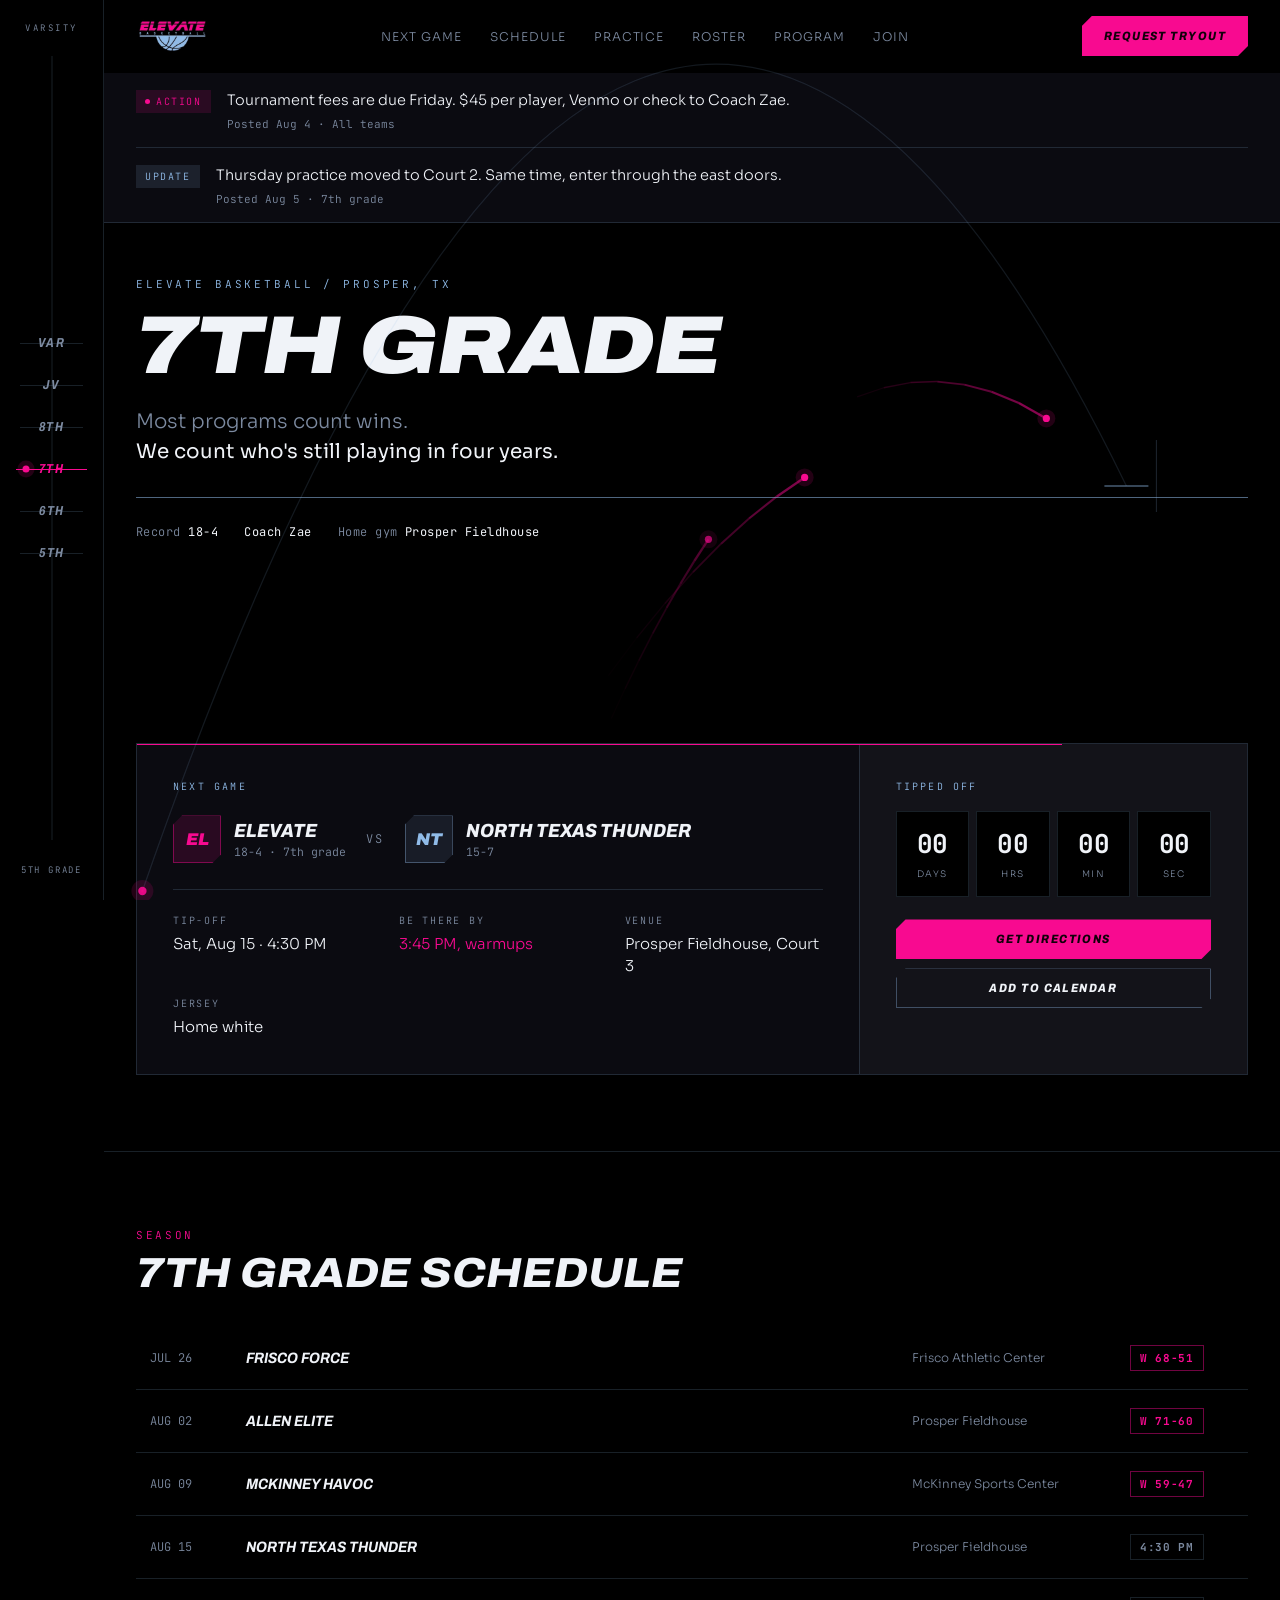
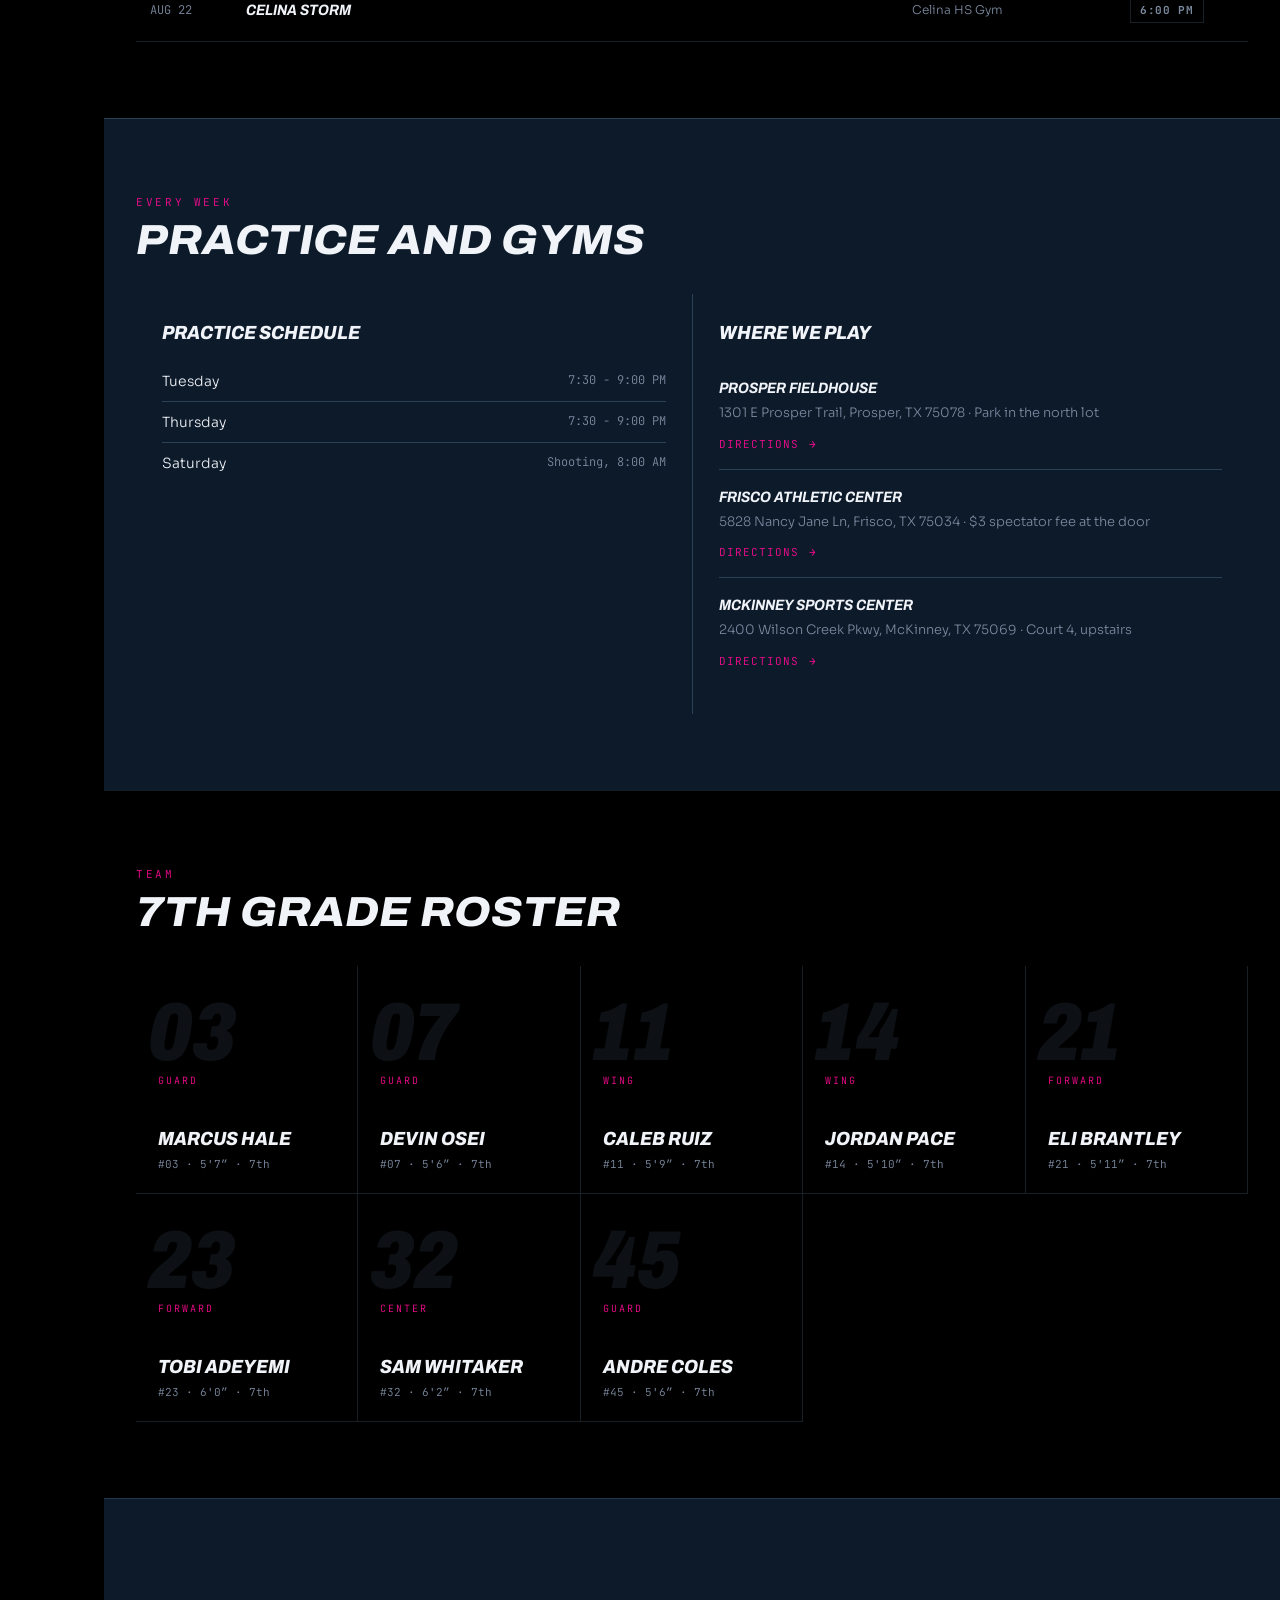
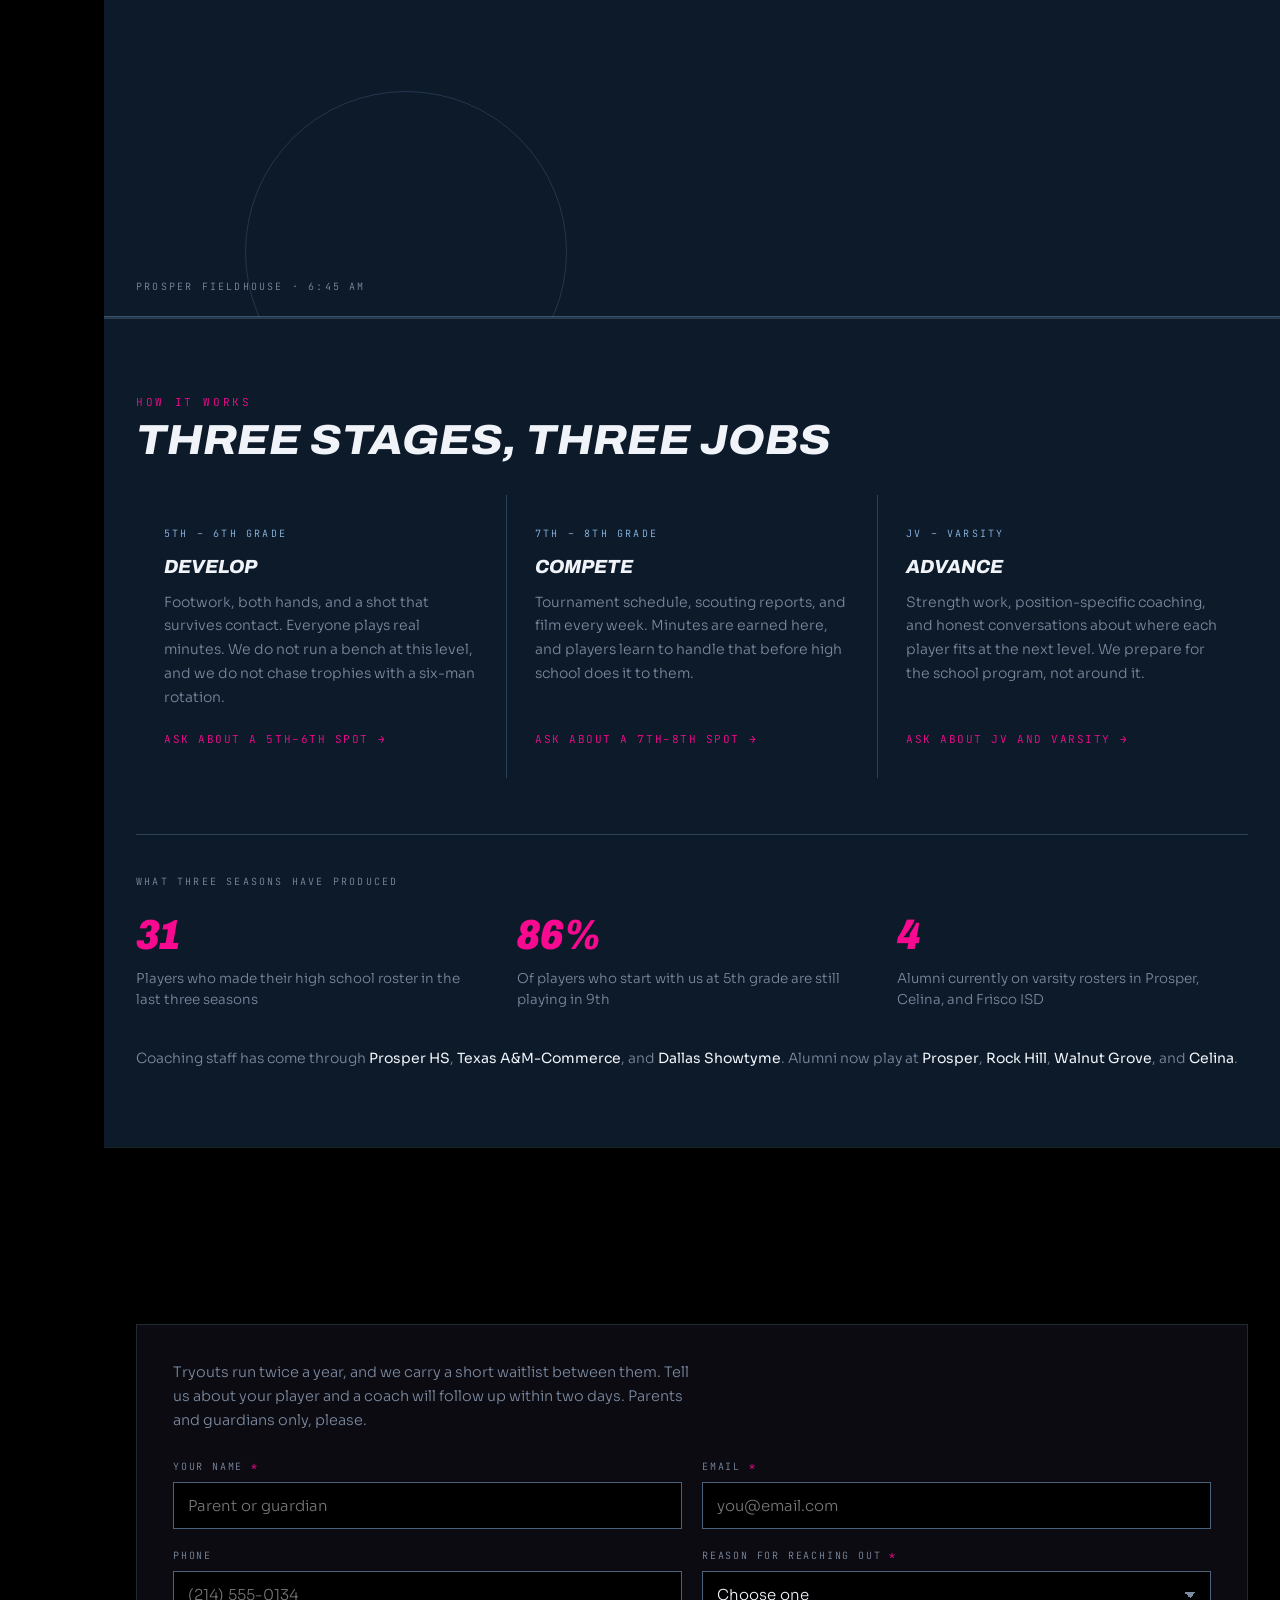
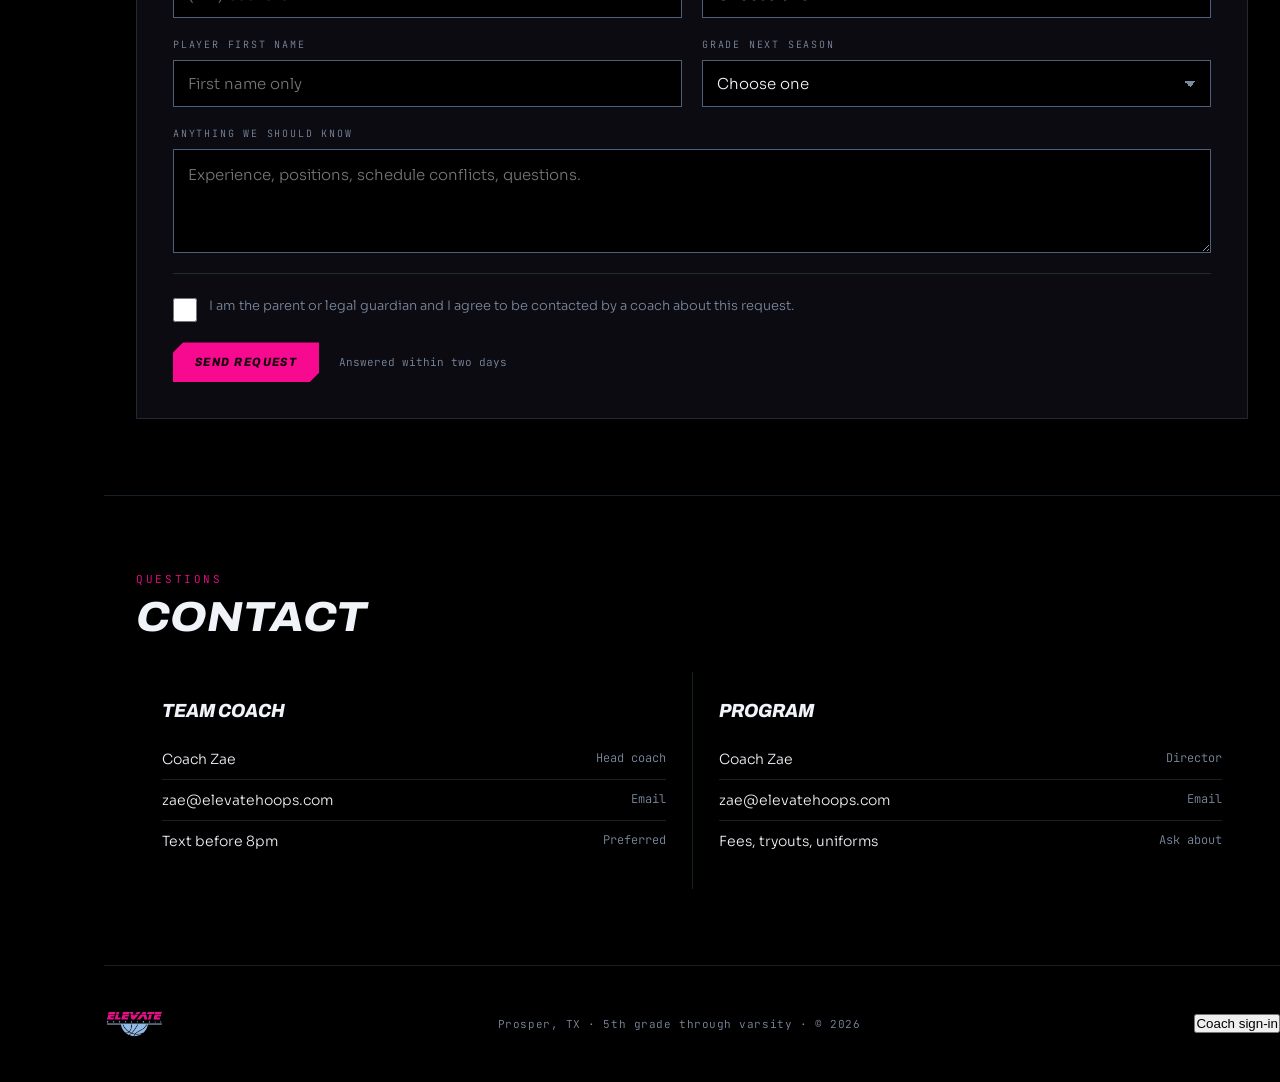
<file: index.html>
<!DOCTYPE html>
<html lang="en">
<head>
<meta charset="utf-8">
<meta name="viewport" content="width=device-width, initial-scale=1">
<title>Elevate Basketball</title>
<meta name="description" content="Elevate Basketball, Prosper TX. Schedules, rosters, practice times and tryout requests for 5th grade through varsity.">
<link rel="icon" href="assets/logo.jpg">
<link rel="preconnect" href="https://fonts.googleapis.com">
<link rel="preconnect" href="https://fonts.gstatic.com" crossorigin>
<link href="https://fonts.googleapis.com/css2?family=Archivo:ital,wdth,wght@0,62..125,300..900;1,62..125,300..900&family=Sora:wght@300;400;600&family=JetBrains+Mono:wght@400;700&display=swap" rel="stylesheet">
<link rel="stylesheet" href="assets/site.css">
<meta name="theme-color" content="#000000">
<meta property="og:type" content="website">
<meta property="og:title" content="Elevate Basketball — Prosper, TX">
<meta property="og:description" content="Schedules, rosters, practice times and tryouts. 5th grade through varsity.">
<meta property="og:image" content="assets/logo.jpg">
<meta name="twitter:card" content="summary">
</head>
<body>

<a class="skip" href="#main">Skip to the schedule</a>
<p id="live" class="sr-only" role="status" aria-live="polite"></p>

<nav class="ladder" aria-label="Choose a team">
  <div class="ladder-cap" id="ladderTop">&nbsp;</div>
  <div class="rungs" id="rungs"><div class="spine"></div><div class="rmark" id="rmark"></div></div>
  <div class="ladder-foot" id="ladderFoot">&nbsp;</div>
</nav>

<div class="wrap" id="wrap">

<nav class="nav" aria-label="Sections">
  <div class="inner nav-in">
    <a href="#top"><img class="logo" src="assets/logo.jpg" width="440" height="207" alt="Elevate Basketball"></a>
    <div class="nav-links">
      <a href="#game">Next game</a>
      <a href="#schedule">Schedule</a>
      <a href="#week">Practice</a>
      <a href="#roster">Roster</a>
      <a href="#program">Program</a>
      <a href="#join">Join</a>
    </div>
    <a href="#join" class="btn">Request tryout</a>
  </div>
</nav>

<div class="mrail" role="group" aria-label="Choose a team"><div class="mrail-in" id="mrungs"></div></div>

<!-- Above-fold content is written out here as well as rendered by JS.
     Shipping it empty and filling it after first paint was the whole of
     the page's layout shift; the seed values are the same ones site.js
     would draw a moment later, so nothing moves. -->
<section class="alerts" id="alerts" aria-label="Announcements">
  <div class="inner" id="alertBody">
    <div class="alert">
      <div class="alert-tag">Action</div>
      <div><p>Tournament fees are due Friday. $45 per player, Venmo or check to Coach Zae.</p><small>Posted Aug 4 · All teams</small></div>
    </div>
    <div class="alert">
      <div class="alert-tag info">Update</div>
      <div><p>Thursday practice moved to Court 2. Same time, enter through the east doors.</p><small>Posted Aug 5 · 7th grade</small></div>
    </div>
  </div>
</section>

<header class="head" id="top">
  <div class="inner">
    <div class="eyebrow" id="eyebrowLine">Elevate Basketball / Prosper, TX</div>
    <h1 class="h1" id="teamTitle">7th grade</h1>
    <p class="claim" id="claim">Most programs count wins.<br><b>We count who's still playing in four years.</b></p>
    <div class="cutline"></div>
    <div class="subline">
      <div>Record <b id="mRec">&mdash;</b></div>
      <div><b id="mCoach">&mdash;</b></div>
      <div>Home gym <b id="mGym">&mdash;</b></div>
    </div>
  </div>
</header>

<main id="main">

<section class="sec" id="game" style="border-top:none;padding-top:0">
  <div class="inner">
    <h2 class="sr-only">Next game</h2>
    <div class="game" id="gameCard">
      <div class="game-l">
        <div class="klabel">Next game</div>
        <div class="vs">
          <div class="team"><div class="crest">EL</div><div><div class="team-n">Elevate</div><div class="team-r" id="gUs">&mdash;</div></div></div>
          <div class="vs-x">VS</div>
          <div class="team"><div class="crest opp" id="oCrest">--</div><div><div class="team-n" id="gOpp">&mdash;</div><div class="team-r" id="gOppR">&mdash;</div></div></div>
        </div>
        <div class="meta">
          <div><div class="meta-k">Tip-off</div><div class="meta-v" id="gTime">&mdash;</div></div>
          <div><div class="meta-k">Be there by</div><div class="meta-v"><em id="gArrive">&mdash;</em></div></div>
          <div><div class="meta-k">Venue</div><div class="meta-v" id="gVenue">&mdash;</div></div>
          <div><div class="meta-k">Jersey</div><div class="meta-v" id="gJersey">&mdash;</div></div>
        </div>
      </div>
      <div class="game-r">
        <div class="klabel" id="countLabel">Tip-off in</div>
        <div class="count" aria-hidden="true">
          <div class="cu"><b id="cd">--</b><span>Days</span></div>
          <div class="cu"><b id="ch">--</b><span>Hrs</span></div>
          <div class="cu"><b id="cm">--</b><span>Min</span></div>
          <div class="cu"><b id="cs">--</b><span>Sec</span></div>
        </div>
        <div class="stack">
          <a href="#" class="btn" id="gDirections" target="_blank" rel="noopener">Get directions</a>
          <a href="#" class="btn ghost" id="gCalendar">Add to calendar</a>
        </div>
      </div>
    </div>
  </div>
</section>

<section class="sec" id="schedule">
  <div class="inner">
    <div class="sec-head"><div><span class="sec-n">Season</span><h2 class="sec-t" id="schTitle">Schedule</h2></div></div>
    <div id="schBody"></div>
  </div>
</section>

<section class="sec floor" id="week">
  <div class="inner">
    <div class="sec-head"><div><span class="sec-n">Every week</span><h2 class="sec-t">Practice and gyms</h2></div></div>
    <div class="two">
      <div class="cell">
        <h3>Practice schedule</h3>
        <div id="practice"></div>
      </div>
      <div class="cell">
        <h3>Where we play</h3>
        <div id="gymBody"></div>
      </div>
    </div>
  </div>
</section>

<section class="sec" id="roster">
  <div class="inner">
    <div class="sec-head"><div><span class="sec-n">Team</span><h2 class="sec-t" id="rosTitle">Roster</h2></div></div>
    <div class="roster" id="rosBody"></div>
  </div>
</section>

<!-- The one photograph. Until there is one, the arc passes through an
     empty floor-navy field, which is a composition rather than a gap. -->
<section class="plate" id="plate" aria-hidden="true">
  <div class="plate-media" id="plateMedia"></div>
  <div class="inner plate-cap"><span id="plateLine"></span></div>
</section>

<section class="sec floor" id="program">
  <div class="inner">
    <div class="sec-head"><div><span class="sec-n">How it works</span><h2 class="sec-t" id="programTitle">Three years, three jobs</h2></div></div>
    <div class="pillars" id="pillarBody"></div>
    <div class="proof">
      <div class="proof-k" id="proofLabel"></div>
      <div class="proof-grid" id="proofBody"></div>
      <div class="proof-list" id="proofNote"></div>
    </div>
  </div>
</section>

<section class="sec" id="join">
  <div class="inner">
    <div class="sec-head"><div><span class="sec-n">Get in</span><h2 class="sec-t">Join the program</h2></div></div>

    <div class="formwrap" id="formwrap">
      <p class="fintro" id="joinIntro"></p>
      <form class="fgrid" id="joinForm" novalidate>
        <div class="field">
          <label for="f-name">Your name <b>*</b></label>
          <input id="f-name" type="text" autocomplete="name" placeholder="Parent or guardian">
          <div class="msg" id="m-name">Add your name</div>
        </div>
        <div class="field">
          <label for="f-email">Email <b>*</b></label>
          <input id="f-email" type="email" autocomplete="email" placeholder="you@email.com">
          <div class="msg" id="m-email">Add a valid email</div>
        </div>
        <div class="field">
          <label for="f-phone">Phone</label>
          <input id="f-phone" type="tel" autocomplete="tel" placeholder="(214) 555-0134">
          <div class="msg" id="m-phone">Check that number</div>
        </div>
        <div class="field">
          <label for="f-reason">Reason for reaching out <b>*</b></label>
          <select id="f-reason">
            <option value="">Choose one</option>
            <option>Tryout for a team</option>
            <option>Join the waitlist</option>
            <option>Sponsor the program</option>
            <option>Something else</option>
          </select>
          <div class="msg" id="m-reason">Pick a reason</div>
        </div>
        <div class="field" id="wrap-player">
          <label for="f-player">Player first name</label>
          <input id="f-player" type="text" placeholder="First name only">
        </div>
        <div class="field" id="wrap-grade">
          <label for="f-grade">Grade next season</label>
          <select id="f-grade">
            <option value="">Choose one</option>
            <option>5th grade</option>
            <option>6th grade</option>
            <option>7th grade</option>
            <option>8th grade</option>
            <option>High school</option>
          </select>
        </div>
        <div class="field full">
          <label for="f-msg">Anything we should know</label>
          <textarea id="f-msg" placeholder="Experience, positions, schedule conflicts, questions."></textarea>
        </div>
        <div class="trap" aria-hidden="true"><label for="f-trap">Leave blank</label><input id="f-trap" type="text" tabindex="-1" autocomplete="off"></div>
        <label class="consent" for="f-consent">
          <input id="f-consent" type="checkbox" aria-describedby="m-consent">
          <span>I am the parent or legal guardian and I agree to be contacted by a coach about this request. <b id="m-consent" style="display:none;color:var(--ion);font-weight:400"> Required.</b></span>
        </label>
        <div class="fsubmit">
          <button class="btn" id="f-send" type="submit">Send request</button>
          <span class="fnote" id="f-note">Answered within two days</span>
        </div>
      </form>
    </div>

    <div class="sent" id="sent" tabindex="-1">
      <h3>Request sent</h3>
      <p id="sentBody"></p>
    </div>
  </div>
</section>

<section class="sec" id="contact">
  <div class="inner">
    <div class="sec-head"><div><span class="sec-n">Questions</span><h2 class="sec-t">Contact</h2></div></div>
    <div class="two">
      <div class="cell">
        <h3>Team coach</h3>
        <div class="prow"><div id="cCoach">&mdash;</div><span>Head coach</span></div>
        <div class="prow"><div id="cMail">&mdash;</div><span>Email</span></div>
        <div class="prow"><div>Text before 8pm</div><span>Preferred</span></div>
      </div>
      <div class="cell">
        <h3>Program</h3>
        <div id="contactBody"></div>
      </div>
    </div>
  </div>
</section>

</main>

<footer class="inner foot">
  <img class="logo sm" src="assets/logo.jpg" alt="Elevate Basketball">
  <small id="footNote"></small>
  <button class="foot-edit" id="coachEntry" type="button">Coach sign-in</button>
</footer>

</div>

<script src="assets/config.js"></script>
<script src="assets/seed.js"></script>
<script src="assets/backend.js"></script>
<script src="assets/site.js"></script>
<script src="assets/arc.js"></script>
<script src="assets/shots.js"></script>
<script src="assets/form.js"></script>

<!-- The edit console is coach-only. It was 43KB on every parent's phone
     for a screen 99% of visitors never open, so it now loads on demand:
     when the URL asks for it, when a coach taps sign-in, or when a
     sign-in link comes back from email. -->
<script>
(function () {
  var loading = false;
  function loadConsole(cb) {
    if (loading) return;
    loading = true;
    var css = document.createElement("link");
    css.rel = "stylesheet";
    css.href = "assets/console.css";
    document.head.appendChild(css);
    var js = document.createElement("script");
    js.src = "assets/console.js";
    js.onload = function () { if (cb) cb(); };
    document.body.appendChild(js);
  }
  window.loadConsole = loadConsole;

  var wanted = /(^|[?&])edit(=|&|$)/.test(location.search) ||
               location.hash.indexOf("access_token") !== -1 ||
               location.hash.indexOf("error") !== -1;
  if (wanted) loadConsole();

  var entry = document.getElementById("coachEntry");
  if (entry) {
    entry.addEventListener("click", function () {
      loadConsole(function () { if (window.EditConsole) window.EditConsole.open(); });
    });
  }
  document.addEventListener("keydown", function (e) {
    if (e.key && e.key.toLowerCase() === "e" && e.ctrlKey && e.shiftKey) {
      e.preventDefault();
      loadConsole(function () { if (window.EditConsole) window.EditConsole.open(); });
    }
  });
})();
</script>
</body>
</html>
</file>
<file: assets/site.css>
:root{
  --ion:#F80A90;
  --ion-soft:rgba(248,10,144,.13);
  --peri:#90BBE8;
  --void:#000000;
  --deep:#0B0B11;
  --panel:#131319;
  /* Second ground. A gym floor under arena lights at 7:30 on a Tuesday.
     Two grounds is what stops the page reading as "black with one accent". */
  --floor:#0C1A2A;
  --line:rgba(144,187,232,.17);
  --line-2:rgba(144,187,232,.36);
  /* Borders of real controls need 3:1 to be perceivable. --line is 1.19:1,
     which is fine for decorative hairlines and not for an input. */
  --line-ui:rgba(144,187,232,.52);
  --chalk:#F0F3F8;
  --dim:#7C8AA0;
  --rail:104px;
  /* four display sizes, no more */
  --t1:clamp(40px,7.6vw,82px);
  --t2:clamp(26px,3.6vw,42px);
  --t3:19px;
  --t4:15px;
  --label:10px;

  /* ── BALLISTIC ── a body under gravity. Never on data. */
  --e-release:cubic-bezier(.12,.78,.28,1);   /* leaves the hand */
  --e-hang:cubic-bezier(.34,.02,.28,1);      /* apex float */
  --e-net:cubic-bezier(.2,1.24,.34,1);       /* absorbed, slight give */

  /* ── INSTRUMENT ── a scoreboard. Never on bodies. */
  --e-tick:cubic-bezier(.9,0,1,1);           /* mechanical */
  --e-read:cubic-bezier(.2,0,0,1);           /* data settling, no bounce */

  /* durations named for the sport */
  --d-whistle:90ms;    /* acknowledgement */
  --d-pass:190ms;      /* one element handing to another */
  --d-shot:420ms;      /* something travelling */
  --d-poss:760ms;      /* a sequence resolving */
  --stag:34ms;         /* box-score row cadence */
  --stag-max:170ms;
}

/* Reached by keyboard only. */
.skip{
  position:fixed;left:8px;top:-60px;z-index:300;
  background:var(--ion);color:#12000A;
  font-family:'JetBrains Mono',monospace;font-size:12px;
  letter-spacing:.1em;text-transform:uppercase;
  padding:12px 18px;text-decoration:none;
  transition:top var(--d-pass) var(--e-read);
}
.skip:focus{top:8px}

.sr-only{
  position:absolute;width:1px;height:1px;
  padding:0;margin:-1px;overflow:hidden;
  clip:rect(0 0 0 0);clip-path:inset(50%);white-space:nowrap;border:0;
}
*{box-sizing:border-box;margin:0;padding:0}
html{scroll-behavior:smooth}
body{background:var(--void);color:var(--chalk);font-family:'Sora',system-ui,sans-serif;font-weight:300;-webkit-font-smoothing:antialiased;overflow-x:hidden}
.wrap{padding-left:var(--rail)}
.inner{max-width:1180px;margin:0 auto;padding:0 32px}
a{color:inherit}

.ladder{position:fixed;left:0;top:0;bottom:0;width:var(--rail);border-right:1px solid var(--line);background:var(--void);z-index:70;display:flex;flex-direction:column;padding:22px 0}
.ladder-cap{font-family:'JetBrains Mono',monospace;font-size:9px;letter-spacing:.28em;color:var(--dim);text-align:center;text-transform:uppercase}
.rungs{flex:1;display:flex;flex-direction:column-reverse;justify-content:center;gap:2px;padding:20px 12px;position:relative}
.spine{position:absolute;left:50%;top:22px;bottom:22px;width:1px;background:var(--line);transform:translateX(-.5px)}
.rung{position:relative;background:none;border:none;cursor:pointer;padding:13px 6px;color:var(--dim);font-family:'Archivo',sans-serif;font-style:italic;font-variation-settings:'wdth' 80,'wght' 700;font-size:13px;letter-spacing:.08em;text-transform:uppercase;transition:color .2s;text-align:center;z-index:1}
.rung::before{content:'';position:absolute;left:8px;right:8px;top:50%;height:1px;background:var(--line);z-index:-1}
.rung:hover{color:var(--chalk)}
.rung[aria-current="true"]{color:var(--ion)}
.rung[aria-current="true"]::before{background:var(--ion);left:4px;right:4px}
.rung:focus-visible{outline:2px solid var(--peri);outline-offset:2px}
.ladder-foot{font-family:'JetBrains Mono',monospace;font-size:9px;letter-spacing:.2em;color:var(--dim);text-align:center;text-transform:uppercase;line-height:1.8}

.nav{position:sticky;top:0;z-index:60;background:rgba(0,0,0,.92);backdrop-filter:blur(14px);border-bottom:1px solid var(--line)}
.nav-in{display:flex;align-items:center;justify-content:space-between;height:72px;gap:20px}
.logo{display:block;height:34px;width:auto}
.logo.sm{height:28px}
.nav-links{display:flex;gap:28px}
.nav-links a{color:var(--dim);text-decoration:none;font-size:12px;letter-spacing:.08em;text-transform:uppercase;transition:color .18s}
.nav-links a:hover{color:var(--chalk)}
.btn{display:inline-flex;align-items:center;justify-content:center;font-family:'Archivo',sans-serif;font-style:italic;font-variation-settings:'wdth' 86,'wght' 800;font-size:12px;letter-spacing:.12em;text-transform:uppercase;padding:13px 22px;text-decoration:none;background:var(--ion);color:#12000A;border:none;cursor:pointer;clip-path:polygon(10px 0,100% 0,100% calc(100% - 10px),calc(100% - 10px) 100%,0 100%,0 10px);transition:transform .18s}
.btn:hover{transform:translateY(-2px)}
.btn.ghost{background:transparent;color:var(--chalk);box-shadow:inset 0 0 0 1px var(--line-2)}
.btn.ghost:hover{background:rgba(144,187,232,.09)}
.btn:focus-visible{outline:2px solid var(--peri);outline-offset:3px}

.mrail{display:none;position:sticky;top:72px;z-index:59;background:var(--void);border-bottom:1px solid var(--line);overflow-x:auto;-webkit-overflow-scrolling:touch}
.mrail-in{display:flex;min-width:max-content}
.mrail button{background:none;border:none;border-right:1px solid var(--line);color:var(--dim);font-family:'Archivo',sans-serif;font-style:italic;font-variation-settings:'wdth' 82,'wght' 800;font-size:12px;letter-spacing:.08em;text-transform:uppercase;padding:15px 18px;cursor:pointer;white-space:nowrap}
.mrail button[aria-current="true"]{color:var(--ion);box-shadow:inset 0 -2px 0 var(--ion)}

.alerts{border-bottom:1px solid var(--line);background:var(--deep)}
.alert{display:flex;gap:16px;align-items:flex-start;padding:16px 0;border-bottom:1px solid var(--line)}
.alert:last-child{border-bottom:none}
.alert-tag{font-family:'JetBrains Mono',monospace;font-size:10px;letter-spacing:.16em;text-transform:uppercase;padding:5px 9px;background:var(--ion-soft);color:var(--ion);white-space:nowrap;margin-top:1px}
.alert-tag.info{background:rgba(144,187,232,.12);color:var(--peri)}
.alert p{font-size:14.5px;line-height:1.6}
.alert small{display:block;color:var(--dim);font-family:'JetBrains Mono',monospace;font-size:11px;margin-top:5px}

.head{padding:54px 0 0}
.eyebrow{font-family:'JetBrains Mono',monospace;font-size:11px;letter-spacing:.26em;color:var(--peri);text-transform:uppercase;margin-bottom:18px}
.h1{position:relative;display:inline-block;font-family:'Archivo',sans-serif;font-style:italic;font-variation-settings:'wdth' 118,'wght' 900;font-size:var(--t1);line-height:.9;text-transform:uppercase;letter-spacing:-.015em}
/* The free-throw semicircle used to hang below this rule and cut straight
   through the coach line at every width. The court geometry now lives in
   the arc spine, where it has room. */
.cutline{position:relative;margin:30px 0 0;height:1px;background:var(--peri);opacity:.55}
.claim{margin-top:24px;font-size:20px;line-height:1.5;max-width:520px;color:var(--dim);font-weight:300}
.claim b{color:var(--chalk);font-weight:400}

.pillars{display:grid;grid-template-columns:repeat(auto-fit,minmax(260px,1fr));gap:1px;background:var(--line)}
.pillar{background:var(--void);padding:32px 28px;display:flex;flex-direction:column}
.pillar-n{font-family:'JetBrains Mono',monospace;font-size:var(--label);letter-spacing:.22em;color:var(--peri);text-transform:uppercase}
.pillar h3{font-family:'Archivo',sans-serif;font-style:italic;font-variation-settings:'wdth' 100,'wght' 800;font-size:var(--t3);text-transform:uppercase;margin:16px 0 14px}
.pillar p{font-size:14px;line-height:1.7;color:var(--dim);flex:1}
.pillar a{margin-top:22px;font-family:'JetBrains Mono',monospace;font-size:11px;letter-spacing:.14em;color:var(--ion);text-transform:uppercase;text-decoration:none;align-self:flex-start}
.pillar a:hover{text-decoration:underline}

.proof{margin-top:56px;border-top:1px solid var(--line);padding-top:40px}
.proof-k{font-family:'JetBrains Mono',monospace;font-size:var(--label);letter-spacing:.22em;color:var(--dim);text-transform:uppercase;margin-bottom:26px}
.proof-grid{display:grid;grid-template-columns:repeat(auto-fit,minmax(210px,1fr));gap:30px}
.proof-i b{display:block;font-family:'Archivo',sans-serif;font-style:italic;font-variation-settings:'wdth' 82,'wght' 900;font-size:42px;line-height:1;color:var(--ion);font-weight:400}
.proof-i span{display:block;font-size:13.5px;line-height:1.6;color:var(--dim);margin-top:12px}
.proof-list{margin-top:34px;font-size:14px;line-height:1.9;color:var(--dim)}
.proof-list b{color:var(--chalk);font-weight:400}

.subline{display:flex;gap:26px;flex-wrap:wrap;margin:26px 0 46px;font-family:'JetBrains Mono',monospace;font-size:12px;color:var(--dim);letter-spacing:.04em}
.subline b{color:var(--chalk);font-weight:400}

.game{background:var(--deep);border:1px solid var(--line);display:grid;grid-template-columns:1.3fr .7fr}
.game-l{padding:36px}
.game-r{padding:36px;border-left:1px solid var(--line);background:var(--panel)}
.klabel{font-family:'JetBrains Mono',monospace;font-size:10px;letter-spacing:.22em;color:var(--peri);text-transform:uppercase}
.vs{display:flex;align-items:center;gap:20px;margin:22px 0 26px;flex-wrap:wrap}
.team{display:flex;align-items:center;gap:13px}
.crest{width:48px;height:48px;background:var(--ion-soft);border:1px solid rgba(248,10,144,.42);display:flex;align-items:center;justify-content:center;font-family:'Archivo',sans-serif;font-style:italic;font-variation-settings:'wdth' 100,'wght' 900;font-size:17px;color:var(--ion);clip-path:polygon(9px 0,100% 0,100% calc(100% - 9px),calc(100% - 9px) 100%,0 100%,0 9px)}
.crest.opp{background:rgba(144,187,232,.1);border-color:var(--line-2);color:var(--peri)}
.team-n{font-family:'Archivo',sans-serif;font-style:italic;font-variation-settings:'wdth' 90,'wght' 800;font-size:var(--t3);text-transform:uppercase}
.team-r{font-size:11.5px;color:var(--dim);font-family:'JetBrains Mono',monospace;margin-top:3px}
.vs-x{font-family:'JetBrains Mono',monospace;color:var(--dim);font-size:12px;letter-spacing:.2em}
.meta{display:grid;grid-template-columns:repeat(auto-fit,minmax(150px,1fr));gap:20px 28px;border-top:1px solid var(--line);padding-top:24px}
.meta-k{font-family:'JetBrains Mono',monospace;font-size:10px;letter-spacing:.18em;color:var(--dim);text-transform:uppercase}
.meta-v{font-size:15px;margin-top:6px;line-height:1.45}
.meta-v em{font-style:normal;color:var(--ion)}
.count{display:flex;gap:7px;margin-top:18px}
.cu{flex:1;background:var(--void);border:1px solid var(--line);padding:14px 6px;text-align:center}
.cu b{display:block;font-family:'JetBrains Mono',monospace;font-weight:700;font-size:26px;letter-spacing:-.02em}
.cu span{font-size:9px;letter-spacing:.16em;color:var(--dim);text-transform:uppercase}
.stack{margin-top:22px;display:flex;flex-direction:column;gap:9px}

.sec{padding:76px 0;border-top:1px solid var(--line)}
.sec-head{display:flex;align-items:flex-end;justify-content:space-between;gap:20px;margin-bottom:34px;flex-wrap:wrap}
.sec-n{font-family:'JetBrains Mono',monospace;font-size:11px;letter-spacing:.24em;color:var(--ion);text-transform:uppercase;display:block;margin-bottom:11px}
.sec-t{font-family:'Archivo',sans-serif;font-style:italic;font-variation-settings:'wdth' 108,'wght' 800;font-size:var(--t2);text-transform:uppercase;line-height:.96}

.row{display:grid;grid-template-columns:78px 1fr 200px 104px;align-items:center;gap:18px;padding:18px 14px;border-bottom:1px solid var(--line);transition:background .18s}
.row:hover{background:var(--deep)}
.row-d{font-family:'JetBrains Mono',monospace;font-size:12px;color:var(--dim)}
.row-o{font-family:'Archivo',sans-serif;font-style:italic;font-variation-settings:'wdth' 90,'wght' 700;font-size:var(--t4);text-transform:uppercase}
.row-v{font-size:12px;color:var(--dim)}
.pill{font-family:'JetBrains Mono',monospace;font-size:11px;font-weight:700;letter-spacing:.06em;padding:6px 10px;justify-self:start;white-space:nowrap;background:transparent;box-shadow:inset 0 0 0 1px var(--line);color:var(--dim)}
.pill.w{color:var(--ion);box-shadow:inset 0 0 0 1px rgba(248,10,144,.45)}
.pill.l{color:var(--peri);box-shadow:inset 0 0 0 1px var(--line-2)}
.pill.up{color:var(--dim)}

.two{display:grid;grid-template-columns:repeat(auto-fit,minmax(300px,1fr));gap:1px;background:var(--line)}
.cell{background:var(--void);padding:28px 26px}
.cell h3{font-family:'Archivo',sans-serif;font-style:italic;font-variation-settings:'wdth' 92,'wght' 800;font-size:var(--t3);text-transform:uppercase;margin-bottom:18px}
.prow{display:flex;justify-content:space-between;gap:14px;padding:11px 0;border-bottom:1px solid var(--line);font-size:14px}
.prow:last-child{border-bottom:none}
.prow span{color:var(--dim);font-family:'JetBrains Mono',monospace;font-size:12px}
.gym{padding:16px 0;border-bottom:1px solid var(--line)}
.gym:last-child{border-bottom:none}
.gym b{font-family:'Archivo',sans-serif;font-style:italic;font-variation-settings:'wdth' 90,'wght' 700;font-size:var(--t4);text-transform:uppercase;font-weight:400}
.gym p{font-size:13px;color:var(--dim);margin:5px 0 9px;line-height:1.5}
.gym a{font-family:'JetBrains Mono',monospace;font-size:11px;letter-spacing:.1em;color:var(--ion);text-transform:uppercase;text-decoration:none}
.gym a:hover{text-decoration:underline}

.roster{display:grid;grid-template-columns:repeat(auto-fill,minmax(210px,1fr));gap:1px;background:var(--line)}
.pl{position:relative;background:var(--void);padding:26px 22px 22px;overflow:hidden;transition:background .22s}
.pl:hover{background:var(--deep)}
.pl-no{position:absolute;right:10px;top:0;font-family:'Archivo',sans-serif;font-style:italic;font-variation-settings:'wdth' 78,'wght' 900;font-size:82px;line-height:1;color:rgba(144,187,232,.09);transition:color .22s}
.pl:hover .pl-no{color:rgba(248,10,144,.3)}
.pl-pos{font-family:'JetBrains Mono',monospace;font-size:10px;letter-spacing:.2em;color:var(--ion);text-transform:uppercase}
.pl-n{font-family:'Archivo',sans-serif;font-style:italic;font-variation-settings:'wdth' 90,'wght' 800;font-size:var(--t3);text-transform:uppercase;margin-top:42px;line-height:1.06}
.pl-d{font-family:'JetBrains Mono',monospace;font-size:11px;color:var(--dim);margin-top:8px}

.foot{padding:44px 0;display:flex;justify-content:space-between;gap:20px;flex-wrap:wrap;align-items:center;border-top:1px solid var(--line)}
.foot small{font-family:'JetBrains Mono',monospace;font-size:11px;color:var(--dim);letter-spacing:.05em;line-height:2}

.formwrap{background:var(--deep);border:1px solid var(--line);padding:36px}
.fintro{color:var(--dim);font-size:14.5px;line-height:1.65;max-width:520px;margin-bottom:28px}
.fgrid{display:grid;grid-template-columns:1fr 1fr;gap:20px}
.field{display:flex;flex-direction:column}
.field.full{grid-column:1/-1}
.field label{font-family:'JetBrains Mono',monospace;font-size:10px;letter-spacing:.18em;color:var(--dim);text-transform:uppercase;margin-bottom:9px}
.field label b{color:var(--ion);font-weight:400}
.field input,.field select,.field textarea{background:var(--void);border:1px solid var(--line-ui);color:var(--chalk);font-family:'Sora',sans-serif;font-size:15px;font-weight:300;padding:13px 14px;width:100%;transition:border-color .18s}
.field textarea{resize:vertical;min-height:104px;line-height:1.6}
.field select{appearance:none;cursor:pointer;background-image:linear-gradient(45deg,transparent 50%,var(--dim) 50%),linear-gradient(135deg,var(--dim) 50%,transparent 50%);background-position:calc(100% - 20px) 20px,calc(100% - 14px) 20px;background-size:6px 6px;background-repeat:no-repeat}
.field input:focus-visible,.field select:focus-visible,.field textarea:focus-visible{outline:2px solid var(--peri);outline-offset:2px;border-color:var(--ion)}
.field input:focus,.field select:focus,.field textarea:focus{border-color:var(--ion)}
.field input.bad,.field select.bad,.field textarea.bad{border-color:var(--ion)}
.field .msg{font-family:'JetBrains Mono',monospace;font-size:11px;color:var(--ion);margin-top:7px;display:none}
.field .msg.show{display:block}
.consent{grid-column:1/-1;cursor:pointer;display:flex;gap:12px;align-items:flex-start;border-top:1px solid var(--line);padding-top:22px}
.consent input{width:24px;height:24px;flex:none;margin-top:2px;accent-color:var(--ion)}
.consent span{font-size:13px;color:var(--dim);line-height:1.6}
.fsubmit{grid-column:1/-1;display:flex;align-items:center;gap:20px;flex-wrap:wrap}
.fnote{font-family:'JetBrains Mono',monospace;font-size:11px;color:var(--dim)}
.trap{position:absolute;left:-9999px;width:1px;height:1px;overflow:hidden}
.sent{display:none;padding:44px 36px;text-align:center;border:1px solid rgba(248,10,144,.4);background:var(--deep)}
.sent.show{display:block}
.sent h3{font-family:'Archivo',sans-serif;font-style:italic;font-variation-settings:'wdth' 100,'wght' 800;font-size:var(--t2);text-transform:uppercase;margin-bottom:14px}
.sent p{color:var(--dim);font-size:14.5px;line-height:1.65;max-width:440px;margin:0 auto}

@media(max-width:900px){
  :root{--rail:0px}
  .formwrap{padding:24px}
  .fgrid{grid-template-columns:1fr}
  .ladder{display:none}
  .mrail{display:block}
  .nav-links{display:none}
  .inner{padding:0 18px}
  .game{grid-template-columns:1fr}
  .game-r{border-left:none;border-top:1px solid var(--line)}
  .game-l,.game-r{padding:26px}
  .head{padding:32px 0 0}
  .sec{padding:52px 0}
  .cutline::after{left:20px;width:96px;height:48px;border-radius:0 0 96px 96px}
  .row{grid-template-columns:1fr auto;gap:6px 14px}
  .row-d{order:1}.pill{order:2;justify-self:end}.row-o{order:3;grid-column:1/-1}.row-v{order:4;grid-column:1/-1}
}
@media(prefers-reduced-motion:reduce){*{transition:none!important}html{scroll-behavior:auto}}

/* ================= motion ================= */
.rv{opacity:0;transform:translateY(14px);will-change:opacity,transform}
.rv.in{will-change:auto}
.rv.in{opacity:1;transform:none}
.draw{transform:scaleX(0);transform-origin:left}
.draw.in{transform:scaleX(1)}
.rmark{position:absolute;left:50%;top:0;width:7px;height:7px;background:var(--ion);border-radius:50%;transform:translate(-50%,-50%);box-shadow:0 0 0 5px rgba(248,10,144,.15);opacity:0;z-index:2;pointer-events:none}
.nav.tight .nav-in>*{transform:scale(.87);transform-origin:left center}

.pillar a i,.gym a i{display:inline-block;font-style:normal;margin-left:9px}
.pillar a:hover i,.gym a:hover i{transform:translateX(7px)}
.pl,.row,.clip{will-change:auto}

@media(prefers-reduced-motion:no-preference){
  .rv{transition:opacity 340ms var(--e-read),transform 340ms var(--e-read)}
  .draw{transition:transform 620ms var(--e-read)}
  .rmark{transition:top var(--d-pass) var(--e-tick),opacity var(--d-pass)}
  .nav-in>*{transition:transform var(--d-pass) var(--e-read)}
  .pillar a i,.gym a i{transition:transform var(--d-pass) var(--e-release)}
}

.head{position:relative;overflow:hidden;min-height:520px}
.head .inner{position:relative;z-index:2}
@media(max-width:900px){
  .head{min-height:0}
  }

/* ================= silk ================= */

/* anchors stop clear of the sticky nav instead of under it */
section[id],header[id]{scroll-margin-top:104px}

/* no hard edge at rest; the rule fades in as you leave the fold */
.nav{border-bottom-color:transparent}
.nav.tight{border-bottom-color:var(--line)}

/* display type holds until webfonts land, then fades — kills the reflow jolt */
html.fonts-loading .h1,html.fonts-loading .sec-t,html.fonts-loading .mark{opacity:0}
.h1,.sec-t{transition:opacity .3s ease}


/* Pointer glow survives on the four program pillars only. Across a
   20-card roster it measured 50fps and a 53ms long task, and the jersey
   numeral warming to pink already says "hovered" in the site's own voice. */
.pl,.pillar{position:relative;isolation:isolate}
.pl>*,.pillar>*{position:relative;z-index:1}
.pillar::before{
  content:'';position:absolute;inset:0;z-index:0;opacity:0;
  background:radial-gradient(240px circle at var(--mx,50%) var(--my,50%),rgba(248,10,144,.13),transparent 68%);
}
.pillar:hover::before{opacity:1}

/* schedule rows get an accent that wipes in from centre */
.row{position:relative}
.row::after{
  content:'';position:absolute;left:0;top:0;bottom:0;width:2px;
  background:var(--ion);transform:scaleY(0);transform-origin:center;
}
.row:hover::after{transform:scaleY(1)}

/* countdown digits roll rather than snap */
.cu b{display:block;position:relative}
.cu b.roll{animation:roll var(--d-whistle) var(--e-tick)}
@keyframes roll{
  0%{transform:translateY(-38%);opacity:.3}
  100%{transform:translateY(0);opacity:1}
}

/* mobile team rail snaps */
.mrail{scroll-snap-type:x proximity;overscroll-behavior-x:contain}
.mrail button{scroll-snap-align:center}

/* ============================================================
   THE SUBSTITUTION
   The old full-page cross-fade snapshotted a 1440x4000 document twice
   and cost a 118ms long task and a 250ms frame on a mid-range Android,
   to produce a grey wash. Only two elements transition now: the name
   arcs (ballistic), the marker snaps (instrument). Everything else on
   the page holds perfectly still, which is what makes the moving parts
   read as deliberate.
   ============================================================ */
html.switching{view-transition-name:none}
#teamTitle{view-transition-name:team-title}
.rmark{view-transition-name:mark}

::view-transition-group(team-title){animation-duration:var(--d-shot)}
::view-transition-old(team-title){animation:sub-out var(--d-pass) var(--e-tick) both}
::view-transition-new(team-title){animation:sub-in var(--d-shot) var(--e-net) both}
@keyframes sub-out{to{opacity:0;transform:translateY(-.16em) skewX(-5deg)}}
@keyframes sub-in{from{opacity:0;transform:translateY(.20em) skewX(5deg)}}

/* a position indicator, not a body: it snaps */
::view-transition-group(mark){animation-duration:var(--d-pass);animation-timing-function:var(--e-tick)}

@media(prefers-reduced-motion:no-preference){
  .nav{transition:border-color .4s ease,background .4s ease}
  .pillar::before{transition:opacity .35s ease}
  .row::after{transition:transform var(--d-pass) var(--e-read)}
  .row::before{transition:transform var(--d-pass) var(--e-read)}
  .row .pill{transition:color var(--d-pass) 90ms var(--e-read)}
}
@media(prefers-reduced-motion:reduce){
  ::view-transition-group(team-title),::view-transition-group(mark){animation:none}
}

/* ============================================================
   TWO GROUNDS
   Void black carries data. Floor navy carries place. Alternating
   them irregularly — black, black, floor, black, floor — is what
   stops the page reading as one uninterrupted dark field.
   ============================================================ */

.sec.floor{background:var(--floor)}
.sec.floor .pillar{background:var(--floor)}
.sec.floor .cell{background:var(--floor)}
/* Hairlines have to work harder on the lighter ground. */
.sec.floor{--line:rgba(144,187,232,.24);--line-2:rgba(144,187,232,.42)}

/* ============================================================
   THE PLATE
   One photograph, eventually. Until then the arc passes through a
   floor-navy field with court geometry in it, which is a composition
   rather than a hole where an image should be.
   ============================================================ */

.plate{position:relative;height:clamp(240px,34vw,420px);background:var(--floor);border-top:1px solid var(--line);border-bottom:1px solid var(--line);overflow:hidden}
.plate-media{position:absolute;inset:0;background-size:cover;background-position:center}
/* The empty state: a half-court key drawn in hairline, off to one side. */
.plate:not(.has-photo)::after{
  content:'';position:absolute;left:12%;bottom:-96px;
  width:min(320px,42vw);aspect-ratio:1;
  border:1px solid var(--line-2);border-radius:50%;
  opacity:.5;
}
.plate:not(.has-photo)::before{
  content:'';position:absolute;left:0;right:0;bottom:0;height:1px;background:var(--line-2);
}
.plate.has-photo .plate-media{filter:grayscale(1) contrast(1.12)}
.plate-cap{position:absolute;left:0;right:0;bottom:22px;pointer-events:none}
.plate-cap span{
  font-family:'JetBrains Mono',monospace;font-size:10px;
  letter-spacing:.22em;text-transform:uppercase;color:var(--dim);
}

/* ============================================================
   THE ARC SPINE
   One shot, from the foot of the ladder to the rim above Join.
   Fixed, behind everything, pointer-transparent.
   ============================================================ */

/* Sits above the page's opaque section grounds but below the sticky nav,
   and screens rather than paints — so it reads as a tracking overlay laid
   over the broadcast, not a line drawn across the text. */
.arc{position:fixed;inset:0;z-index:55;pointer-events:none}
.wrap{position:relative;z-index:1}
.arc path{fill:none;stroke:var(--ion);stroke-width:1.25;vector-effect:non-scaling-stroke}
.arc .arc-track{stroke:var(--peri);opacity:.13}
.arc .arc-live{opacity:.34}
.arc .arc-ball{fill:var(--ion);opacity:.9}
.arc .arc-glow{fill:var(--ion);opacity:.14}
@media(max-width:900px){
  /* On a phone the arc would cross the whole reading column. Keep the
     telemetry, drop the line to a whisper. */
  .arc .arc-live{opacity:.2}
  .arc .arc-track{opacity:.08}
  .arc-read{display:none}
}
.arc-read{
  position:fixed;top:0;left:calc(var(--rail) + 14px);will-change:transform;
  font-family:'JetBrains Mono',monospace;font-size:9px;
  letter-spacing:.2em;text-transform:uppercase;color:var(--peri);
  opacity:.55;pointer-events:none;z-index:2;
}

/* ============================================================
   CONTENT THAT DOES NOT FIT
   A coach pasting a bracket URL used to push the document to
   3388px inside an overflow-hidden body, silently amputating it.
   ============================================================ */

.alert p,.alert small,.gym p,.gym b,.meta-v,.pl-n,.row-o,.row-v,.prow>div,.proof-i span,.pillar p{overflow-wrap:anywhere}
.prow,.prow>div{min-width:0}
.meta,.meta>div{min-width:0}

/* Empty grid tracks used to show the container colour as a slab. */
.roster{background:transparent;gap:0}
.pl{border-right:1px solid var(--line);border-bottom:1px solid var(--line)}

/* The marker sat on top of the label, striking through the active team.
   It belongs on the spine. */
.rmark{left:calc(50% - 26px)}
.rung[aria-current="true"]::before{left:4px;right:4px}

/* The mobile team strip scrolls; say so, the way the console does. */
.mrail{-webkit-mask-image:linear-gradient(to right,#000 90%,transparent 100%);mask-image:linear-gradient(to right,#000 90%,transparent 100%)}

/* Empty and unavailable states, in the site's voice rather than blank space. */
.empty{
  padding:34px 0;border-top:1px solid var(--line);
  font-family:'JetBrains Mono',monospace;font-size:12px;
  letter-spacing:.06em;color:var(--dim);line-height:1.9;
}
.nogame{padding:38px 36px}
.nogame b{display:block;font-family:'Archivo',sans-serif;font-style:italic;font-variation-settings:'wdth' 96,'wght' 800;font-size:var(--t3);text-transform:uppercase;font-weight:400;margin-bottom:10px}
.nogame p{font-size:14px;color:var(--dim);line-height:1.7;max-width:420px}

/* A schedule row reads like a broadcast scrub on hover. */
.row::before{
  content:'';position:absolute;inset:auto 0 0 0;height:1px;
  background:linear-gradient(90deg,transparent,var(--ion),transparent);
  transform:scaleX(0);transform-origin:left;
}
.row:hover::before{transform:scaleX(1)}
.row:hover .pill{color:var(--chalk)}

/* ============================================================
   PRINT
   A parent printing the schedule for the fridge is the most
   predictable thing anyone does with this page.
   ============================================================ */

@media print{
  :root{--rail:0px}
  .ladder,.mrail,.nav,.arc,.arc-read,.count,.stack,#join,#plate,.foot-edit,.ed,.skip{display:none!important}
  html,body{background:#fff;color:#000}
  .wrap{padding-left:0}
  .inner{max-width:none;padding:0}
  .sec,.sec.floor{background:#fff;padding:14pt 0;border-top:1px solid #999;break-inside:avoid}
  .alerts{background:#fff;border-bottom:1px solid #999}
  .h1,.sec-t,.pl-n,.row-o,.gym b{color:#000}
  .claim,.row-d,.row-v,.pl-d,.proof-k,.meta-k,.alert small{color:#333}
  .game,.cell,.pl,.pillar{background:#fff;border-color:#999}
  .pl-no{display:none}
  .row,.pl,.gym,.prow,.alert{break-inside:avoid}
  #schedule,#roster{break-before:page}
  .pill{box-shadow:none;border:1px solid #666;color:#000}
  a[href^="http"]::after{content:" (" attr(href) ")";font-size:8pt;color:#555}
  @page{margin:14mm}
}

/* the shot clock — see site.js shotClock() */
.game{position:relative}
.game::before{
  content:'';position:absolute;inset:0 0 auto 0;height:1px;z-index:2;
  background:var(--ion);transform-origin:left;transform:scaleX(var(--sc,1));
}
@media(prefers-reduced-motion:no-preference){
  .game::before{transition:transform 1000ms linear}
  /* the reset is an instrument snapping back, not a body easing */
  .game.reset::before{transition:transform 170ms steps(8,end)}
}
@media(prefers-reduced-motion:reduce){
  .game::before{transform:scaleX(1)}
}

/* no fixture: the card says so instead of showing five em-dashes */
.game.no-game .vs-x,.game.no-game .crest.opp{opacity:.35}
.game.no-game .meta-v em{color:var(--dim)}

/* the rim the arc arrives at, and the net taking the shot */
.arc .arc-rim{stroke:var(--peri);stroke-width:1.5;opacity:.5}
.arc .arc-board{stroke:var(--peri);stroke-width:1;opacity:.2}
.arc .arc-ripple{fill:none;stroke:var(--ion);stroke-width:1.5;opacity:0}
@media(prefers-reduced-motion:reduce){.arc .arc-ripple{display:none}}

/* ambient shots — faint arcs launching behind the page at the team's make rate */
.arc .arc-lane{stroke:none;fill:none}
.arc .arc-shot{
  fill:none;stroke:var(--ion);stroke-width:1.4;
  stroke-linecap:round;opacity:.5;
}
.arc .arc-shots{opacity:.85}
@media(prefers-reduced-motion:reduce){.arc .arc-shots{display:none}}

/* a player checking in, rather than a cursor-following blob */
.pl-no{transform:translateY(0)}
.pl:hover .pl-no,.pl:focus-within .pl-no{color:rgba(248,10,144,.34);transform:translateY(-7px)}
@media(prefers-reduced-motion:no-preference){
  .pl-no{transition:color var(--d-shot) var(--e-read),transform var(--d-shot) var(--e-net)}
}

/* anything with a deadline on it reads as live */
.alert-tag:not(.info){position:relative;padding-left:20px}
.alert-tag:not(.info)::before{
  content:'';position:absolute;left:9px;top:50%;
  width:5px;height:5px;margin-top:-2.5px;border-radius:50%;
  background:var(--ion);
}
@media(prefers-reduced-motion:no-preference){
  .alert-tag:not(.info)::before{animation:livedot 2.4s var(--e-read) infinite}
}
@keyframes livedot{
  0%,72%,100%{opacity:1;box-shadow:0 0 0 0 rgba(248,10,144,.5)}
  36%{opacity:.55;box-shadow:0 0 0 5px rgba(248,10,144,0)}
}

/* the photo band has depth as you pass it */
.plate-media{will-change:transform}

/* scores flip like a scoreboard rather than snapping */
.roll-cell{display:inline-block;white-space:pre}
.roll-digit{display:inline-block}
@media(prefers-reduced-motion:no-preference){
  .roll-digit{animation:flip var(--d-shot) var(--e-read) both}
}
@keyframes flip{
  from{opacity:0;transform:translateY(-.42em)}
  to{opacity:1;transform:none}
}

/* the ball streaks when you scroll fast, settles when you stop */
.arc .arc-tail{
  fill:none;stroke:var(--ion);stroke-width:2.4;
  stroke-linecap:round;opacity:0;
}

/* court-line wipes: a rule sweeps in from the left the way a baseline
   is painted, rather than the usual underline fade */
.nav-links a,.gym a,.pillar a{position:relative}
.nav-links a::after,.gym a::after,.pillar a::after{
  content:'';position:absolute;left:0;right:0;bottom:-5px;height:1px;
  background:var(--ion);transform:scaleX(0);transform-origin:left;
}
.nav-links a:hover::after,.nav-links a:focus-visible::after,
.gym a:hover::after,.pillar a:hover::after{transform:scaleX(1)}
@media(prefers-reduced-motion:no-preference){
  .nav-links a::after,.gym a::after,.pillar a::after{
    transition:transform var(--d-pass) var(--e-read);
  }
}

/* the primary button fills from the notched corner on hover */
.btn{position:relative;overflow:hidden;isolation:isolate}
.btn::before{
  content:'';position:absolute;inset:0;z-index:-1;
  background:var(--chalk);transform:scaleX(0);transform-origin:left;
}
.btn:hover::before{transform:scaleX(1)}
.btn.ghost::before{background:rgba(144,187,232,.14)}
@media(prefers-reduced-motion:no-preference){
  .btn::before{transition:transform var(--d-shot) var(--e-read)}
}

/* the opponent badge turns over when a new team takes the floor */
.crest{transform-style:preserve-3d;backface-visibility:hidden}

/* form fields get a baseline swept under them on focus */
.field{position:relative}
.field input,.field select,.field textarea{position:relative;z-index:1}
.field::after{
  content:'';position:absolute;left:0;right:0;bottom:0;height:2px;
  background:var(--ion);transform:scaleX(0);transform-origin:left;
}
.field:focus-within::after{transform:scaleX(1)}
@media(prefers-reduced-motion:no-preference){
  .field::after{transition:transform var(--d-shot) var(--e-read)}
}

/* the photo band breathes as it passes */


/* ============================================================
   THE GYM IN THE BACKGROUND
   Shots fly continuously at the same rim the spine arrives at.
   Masked so they fade out over the left column, where the reading
   happens, and stay strongest over the open right-hand space.
   ============================================================ */

.shotfx{
  position:absolute;top:0;right:0;height:100%;width:66%;
  z-index:1;pointer-events:none;
}
@media(max-width:900px){
  .shotfx{width:100%;opacity:.62}
}

@media(prefers-reduced-motion:reduce){ .shotfx{display:none} }
</file>
